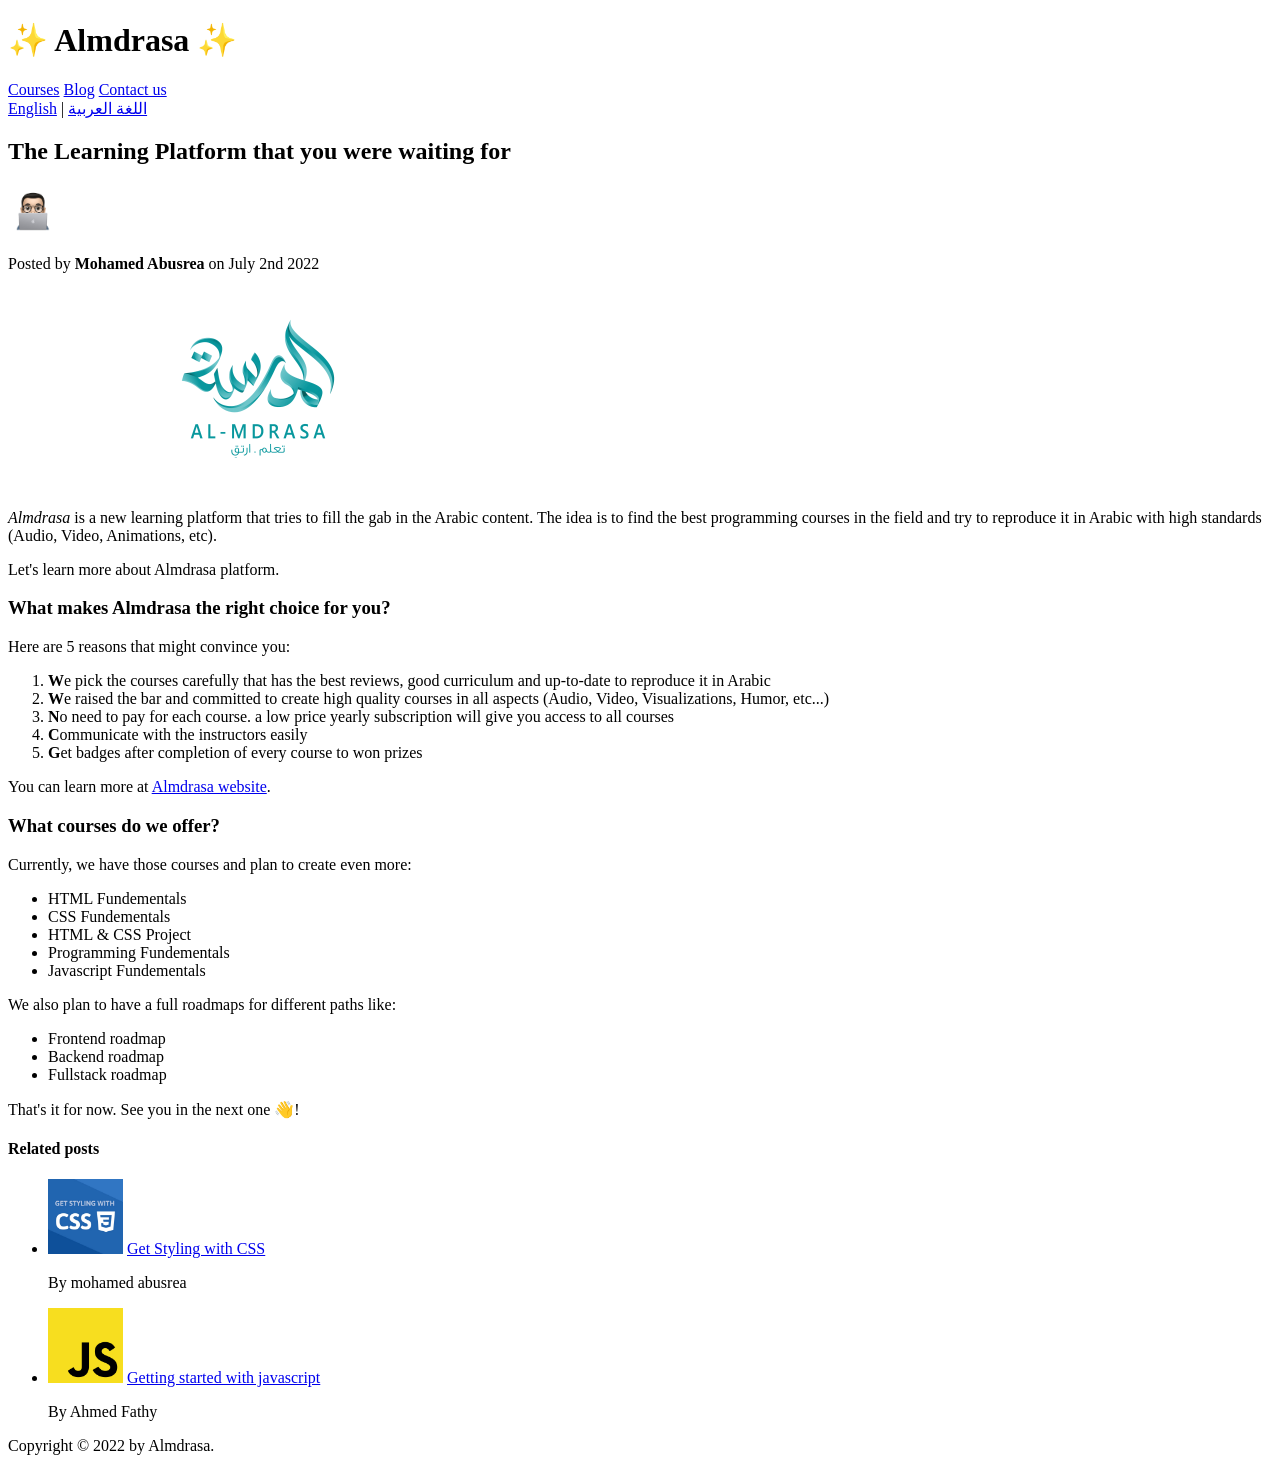
<file: assets/index.html>
<!DOCTYPE html>
<html lang="en">

<head>
  <!-- Read more about meta element from here: https://developer.mozilla.org/en-US/docs/Web/HTML/Element/meta/name -->
  <meta charset="UTF-8" />
  <meta name="description" content="share tech news and information with the community" />
  <meta name="keywords"
    content="almdrasa, tech, blog, html, css, javascript, programming, code,frontend, backend, fullstack" />

  <title>The Learning Platform that you were waiting for</title>
</head>

<body>
  <!--
    <h1>The Learning Platform that you were waiting for</h1>
    <h2>The Learning Platform that you were waiting for</h2>
    <h3>The Learning Platform that you were waiting for</h3>
    <h4>The Learning Platform that you were waiting for</h4>
    <h5>The Learning Platform that you were waiting for</h5>
    <h6>The Learning Platform that you were waiting for</h6>
    -->

  <header>
    <h1>✨ Almdrasa ✨</h1>

    <nav>
      <a href="courses.html">Courses</a>
      <a href="#">Blog</a>
      <a href="#">Contact us</a>
    </nav>

    <nav aria-label="language navigation">
      <a href="index.html">English</a> |
      <a href="index-ar.html">اللغة العربية</a>
    </nav>
  </header>

  <article>
    <header>
      <h2>The Learning Platform that you were waiting for</h2>

      <img src="img/mohamed-abusrea.jpg" alt="picture of Mohamed Abusrea" height="50" width="50" />

      <p>Posted by <strong>Mohamed Abusrea</strong> on July 2nd 2022</p>

      <img src="img/post-img.jpg" alt="picture of Almdrasa" width="500" height="200" />
    </header>

    <p>
      <em>Almdrasa</em> is a new learning platform that tries to fill the gab in the Arabic content.
      The idea is to find the best programming courses in the field and try to reproduce it in Arabic with high
      standards (Audio, Video, Animations, etc).
    </p>

    <p>
      Let's learn more about Almdrasa platform.
    </p>

    <h3>What makes Almdrasa the right choice for you?</h3>

    <p>Here are 5 reasons that might convince you:</p>

    <ol>
      <li>
        <strong>W</strong>e pick the courses carefully that has the best reviews, good curriculum and up-to-date to
        reproduce it in Arabic
      </li>
      <li>
        <strong>W</strong>e raised the bar and committed to create high quality courses in all aspects (Audio, Video,
        Visualizations, Humor, etc...)
      </li>
      <li>
        <strong>N</strong>o need to pay for each course. a low price yearly subscription will give you access to all
        courses
      </li>
      <li>
        <strong>C</strong>ommunicate with the instructors easily
      </li>
      <li>
        <strong>G</strong>et badges after completion of every course to won prizes
      </li>
    </ol>

    <p>
      You can learn more at
      <a href="https://www.almdrasa.com" target="_blank">Almdrasa website</a>.
    </p>

    <h3>What courses do we offer?</h3>

    <p>
      Currently, we have those courses and plan to create even more:
    </p>

    <ul>
      <li>HTML Fundementals</li>
      <li>CSS Fundementals</li>
      <li>HTML & CSS Project</li>
      <li>Programming Fundementals</li>
      <li>Javascript Fundementals</li>
    </ul>

    <p>
      We also plan to have a full roadmaps for different paths like:
    </p>

    <ul>
      <li>Frontend roadmap</li>
      <li>Backend roadmap</li>
      <li>Fullstack roadmap</li>
    </ul>

    <p>That's it for now. See you in the next one 👋!</p>
  </article>

  <aside>
    <h4>Related posts</h4>

    <ul>
      <li>
        <img src="img/related-1.jpg" alt="CSS logo" width="75" width="75" />
        <a href="#">Get Styling with CSS</a>
        <p>By mohamed abusrea</p>
      </li>
      <li>
        <img src="img/related-2.jpg" alt="javascript logo" width="75" heigth="75" />
        <a href="#">Getting started with javascript</a>
        <p>By Ahmed Fathy</p>
      </li>
    </ul>
  </aside>

  <footer>Copyright &copy; 2022 by Almdrasa.</footer>
</body>

</html>
</file>
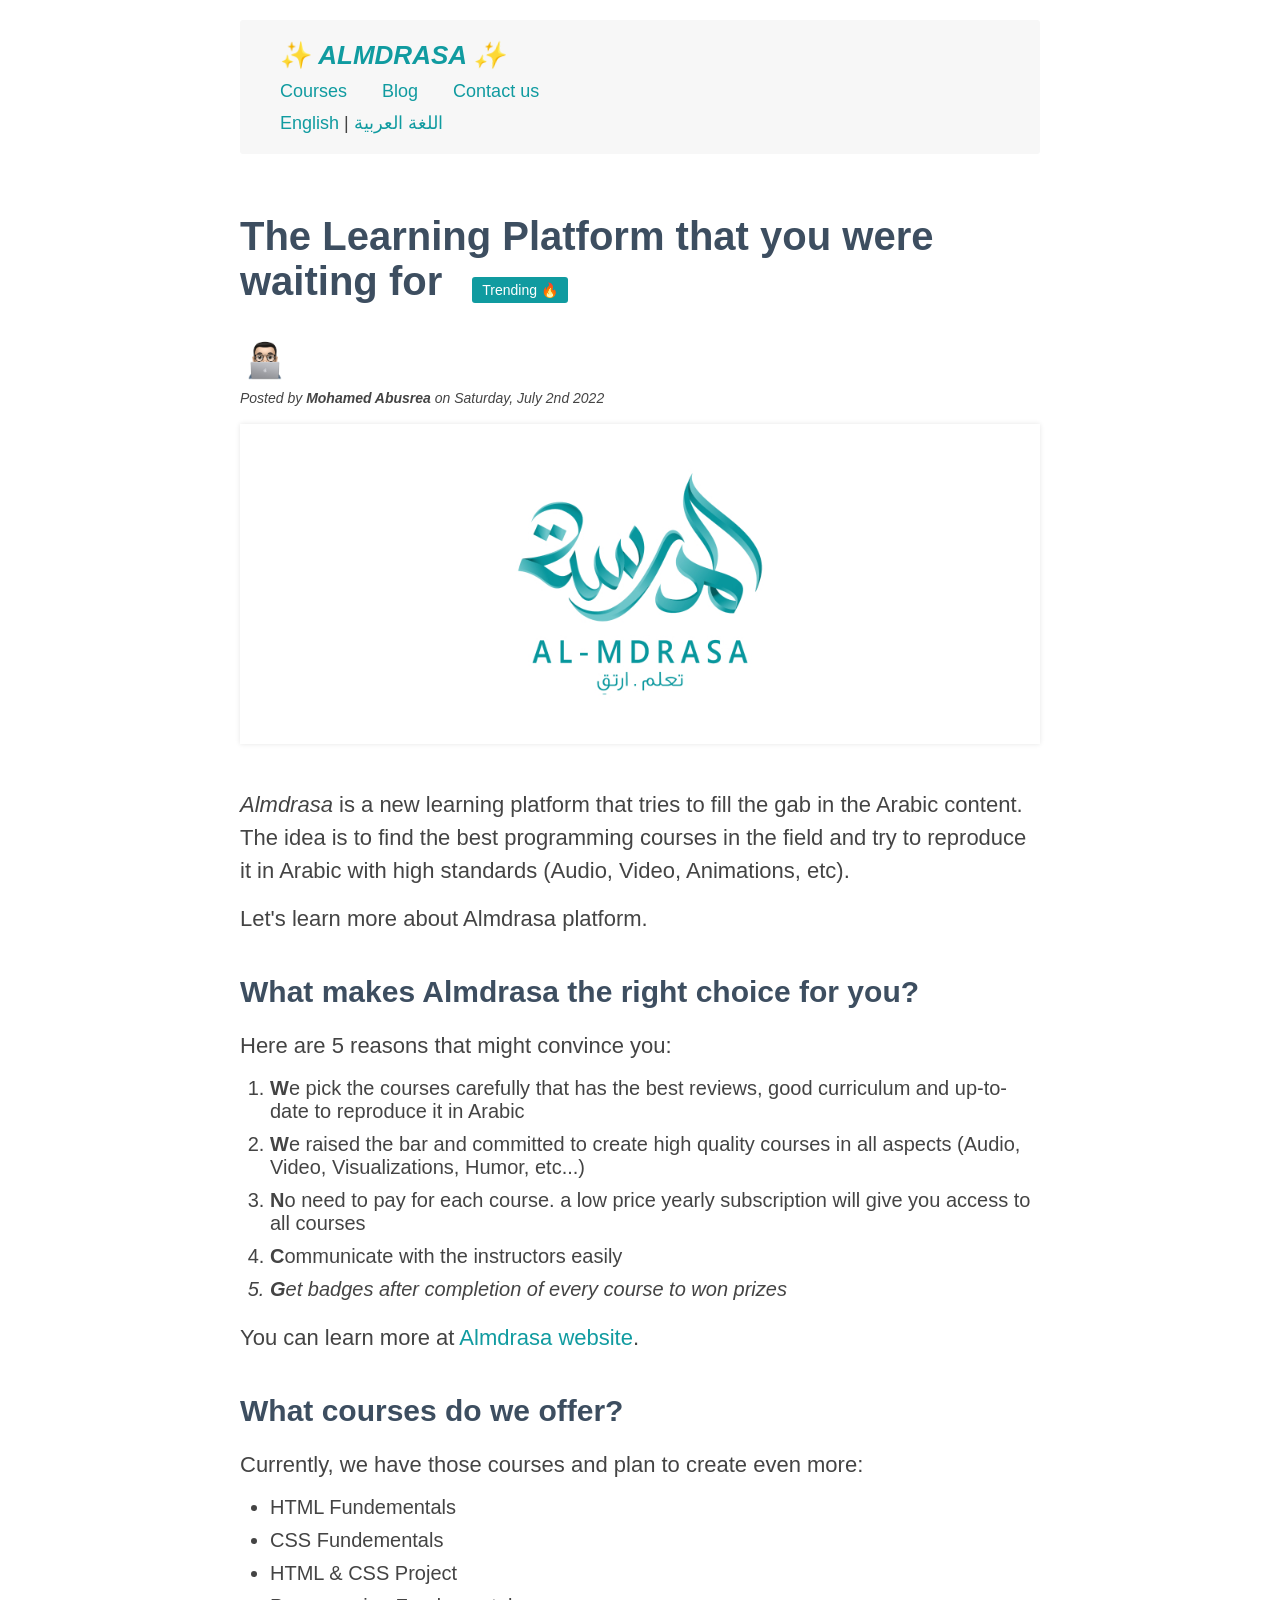
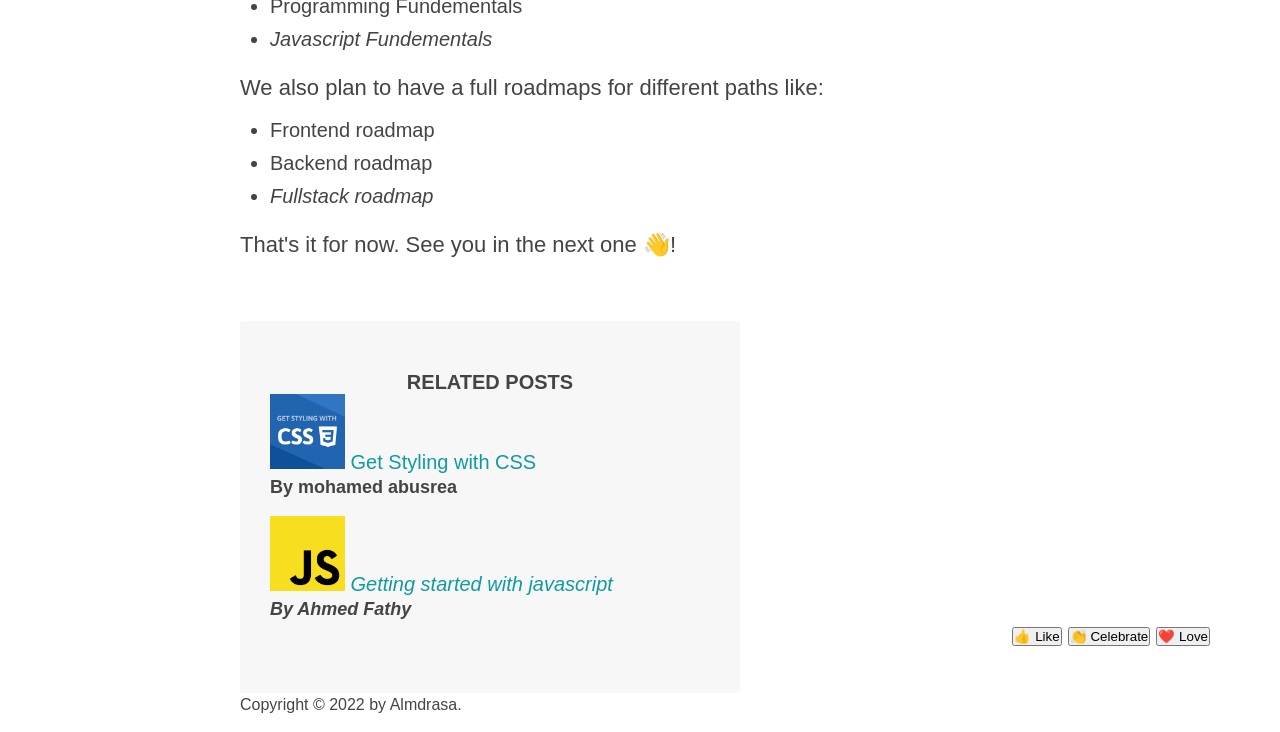
<file: final project/index.html>
<!DOCTYPE html>
<html lang="en">

<head>
  <!-- Read more about meta element from here: https://developer.mozilla.org/en-US/docs/Web/HTML/Element/meta/name -->
  <meta charset="UTF-8" />
  <meta name="description" content="share tech news and information with the community" />
  <meta name="keywords"
    content="almdrasa, tech, blog, html, css, javascript, programming, code,frontend, backend, fullstack" />
  <link href="style.css" rel="stylesheet" />

  <title>The Learning Platform that you were waiting for</title>
</head>

<body>
  <!--
    <h1>The Learning Platform that you were waiting for</h1>
    <h2>The Learning Platform that you were waiting for</h2>
    <h3>The Learning Platform that you were waiting for</h3>
    <h4>The Learning Platform that you were waiting for</h4>
    <h5>The Learning Platform that you were waiting for</h5>
    <h6>The Learning Platform that you were waiting for</h6>
    -->
  <div class="container">
    <header class="main-header">
      <h1 class="logo">✨ Almdrasa ✨</h1>

      <nav>
        <a href="courses.html">Courses</a>
        <a href="#">Blog</a>
        <a href="#">Contact us</a>
      </nav>


      <nav class="language-nav" aria-label="language navigation">
        <a href="index.html">English</a>
        <span class="separation">|</span>
        <a href="index-ar.html">اللغة العربية</a>
      </nav>

    </header>

    <article>
      <header class="post-header">
        <h2>The Learning Platform that you were waiting for</h2>

        <img class="author-img" src="img/mohamed-abusrea.jpg" alt="picture of Mohamed Abusrea" height="50" width="50" />

        <p id="author">
          Posted by <strong>Mohamed Abusrea</strong> on Saturday, July 2nd 2022
        </p>

        <img class="post-img" src="img/post-img.jpg" alt="picture of Almdrasa" width="500" height="200" />

        <div class="reactions">
          <button>👍 Like</button>
          <button>👏 Celebrate</button>
          <button>❤️ Love</button>
        </div>
      </header>

      <p>
        <em>Almdrasa</em> is a new learning platform that tries to fill the gab in the Arabic content.
        The idea is to find the best programming courses in the field and try to reproduce it in Arabic with high
        standards (Audio, Video, Animations, etc).
      </p>

      <p>
        Let's learn more about Almdrasa platform.
      </p>

      <h3>What makes Almdrasa the right choice for you?</h3>

      <p>Here are 5 reasons that might convince you:</p>

      <ol>
        <li>
          <strong>W</strong>e pick the courses carefully that has the best reviews, good curriculum and up-to-date to
          reproduce it in Arabic
        </li>
        <li>
          <strong>W</strong>e raised the bar and committed to create high quality courses in all aspects (Audio, Video,
          Visualizations, Humor, etc...)
        </li>
        <li>
          <strong>N</strong>o need to pay for each course. a low price yearly subscription will give you access to all
          courses
        </li>
        <li>
          <strong>C</strong>ommunicate with the instructors easily
        </li>
        <li>
          <strong>G</strong>et badges after completion of every course to won prizes
        </li>
      </ol>

      <p>
        You can learn more at
        <a href="https://www.almdrasa.com" target="_blank">Almdrasa website</a>.
      </p>

      <h3>What courses do we offer?</h3>

      <p>
        Currently, we have those courses and plan to create even more:
      </p>

      <ul>
        <li>HTML Fundementals</li>
        <li>CSS Fundementals</li>
        <li>HTML & CSS Project</li>
        <li>Programming Fundementals</li>
        <li>Javascript Fundementals</li>
      </ul>

      <p>
        We also plan to have a full roadmaps for different paths like:
      </p>

      <ul>
        <li>Frontend roadmap</li>
        <li>Backend roadmap</li>
        <li>Fullstack roadmap</li>
      </ul>

      <p>That's it for now. See you in the next one 👋!</p>
    </article>

    <aside>
      <h4>Related posts</h4>

      <ul class="related">
        <li>
          <img src="img/related-1.jpg" alt="CSS logo" width="75" width="75" />
          <a href="#">Get Styling with CSS</a>
          <p class="related-author">By mohamed abusrea</p>
        </li>
        <li>
          <img src="img/related-2.jpg" alt="javascript logo" width="75" heigth="75" />
          <a href="#">Getting started with javascript</a>
          <p class="related-author">By Ahmed Fathy</p>
        </li>
      </ul>
    </aside>

    <footer>
      <p id="copyright" class="copyright text">
        Copyright &copy; 2022 by Almdrasa.
      </p>
    </footer>
  </div>
</body>

</html>
</file>
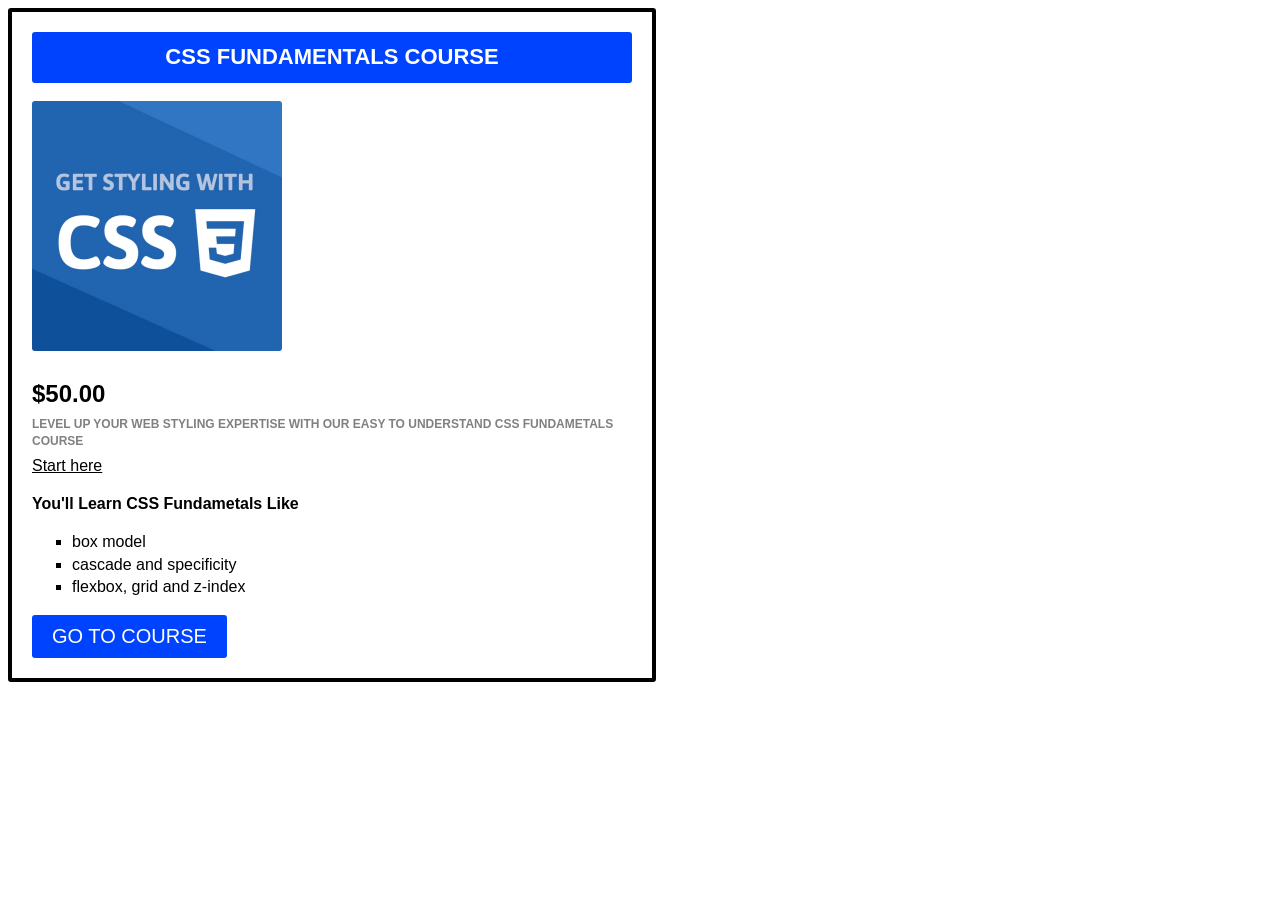
<file: assets/Challenge #1/index.html>
<!DOCTYPE html>
<html lang="en">

<head>
    <meta charset="UTF-8" />
    <title>CSS Fundamentals Course</title>
    <link rel="stylesheet" href="./style.css">
</head>

<body>
    <article class="course">
        <h2 class="course-title">CSS Fundamentals Course</h2>
        <img class="course-img" src="related-1.jpg" alt="CSS logo" width="250" height="250" />
        <p class="course-price">
            <strong>$50.00</strong>
        </p>
        <p class="course-description">Level up your web styling expertise with our easy to understand CSS fundametals
            course
        </p>
        <a class="course-link" href="https://www.almdrasa.com">Start here</a>
        <h3 class="course-list-title">You'll learn CSS fundametals like</h3>
        <ul class="course-list">
            <li>box model</li>
            <li>cascade and specificity</li>
            <li>flexbox, grid and z-index</li>
        </ul>

        <button class="course-button">Go to course</button>
    </article>
</body>

</html>
</file>
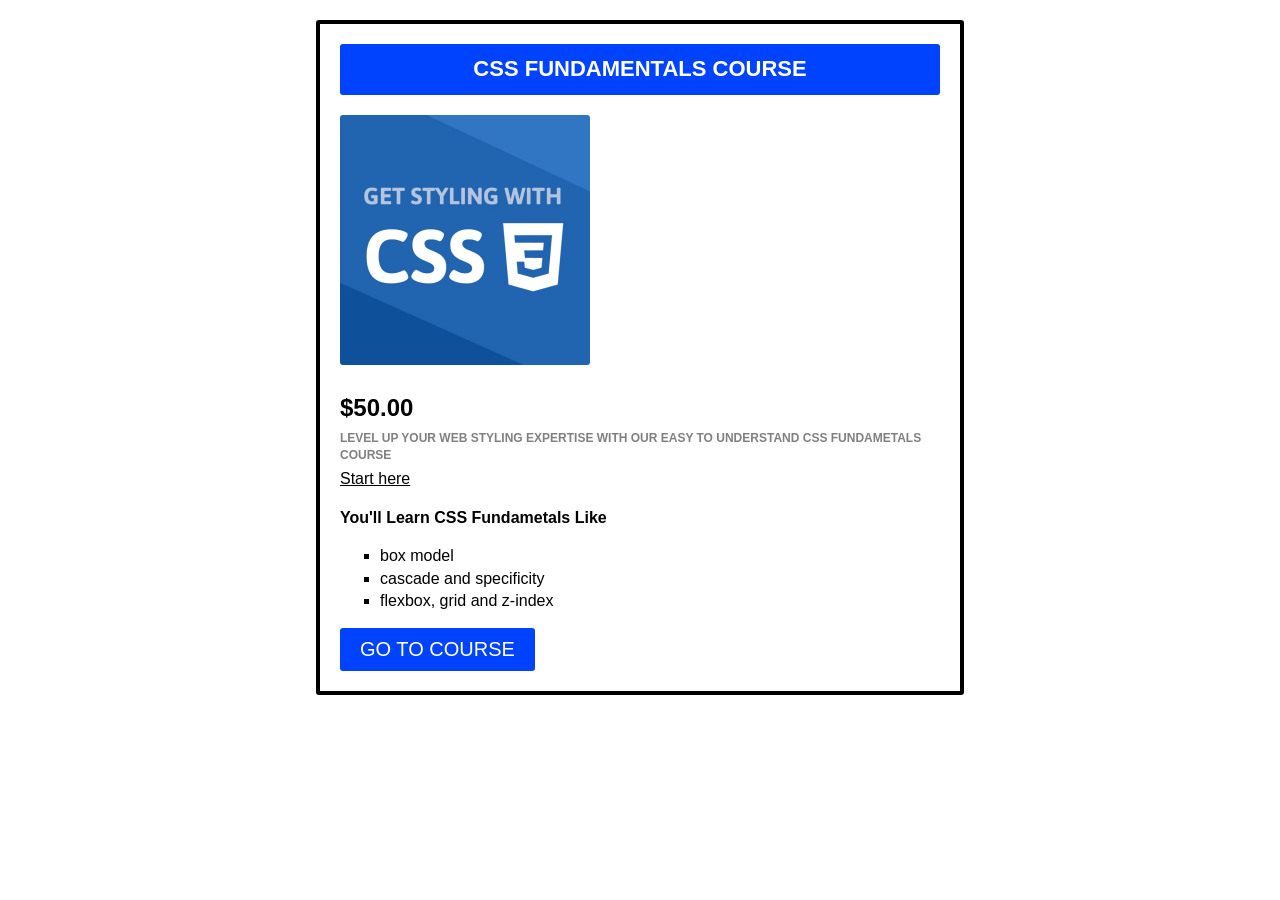
<file: assets/Challenge #2/index.html>
<!DOCTYPE html>
<html lang="en">
  <head>
    <meta charset="UTF-8" />
    <title>CSS Fundamentals Course</title>
    <link rel="stylesheet" href="./style.css" />
  </head>

  <body>
    <article class="course">
      <h2 class="course-title">CSS Fundamentals Course</h2>
      <img
        class="course-img"
        src="related-1.jpg"
        alt="CSS logo"
        width="250"
        height="250"
      />
      <p class="course-price">
        <strong>$50.00</strong>
      </p>
      <p class="course-description">
        Level up your web styling expertise with our easy to understand CSS
        fundametals course
      </p>
      <a class="course-link" href="https://www.almdrasa.com">Start here</a>
      <h3 class="course-list-title">You'll learn CSS fundametals like</h3>
      <ul class="course-list">
        <li>box model</li>
        <li>cascade and specificity</li>
        <li>flexbox, grid and z-index</li>
      </ul>

      <button class="course-button">Go to course</button>
    </article>
  </body>
</html>
</file>
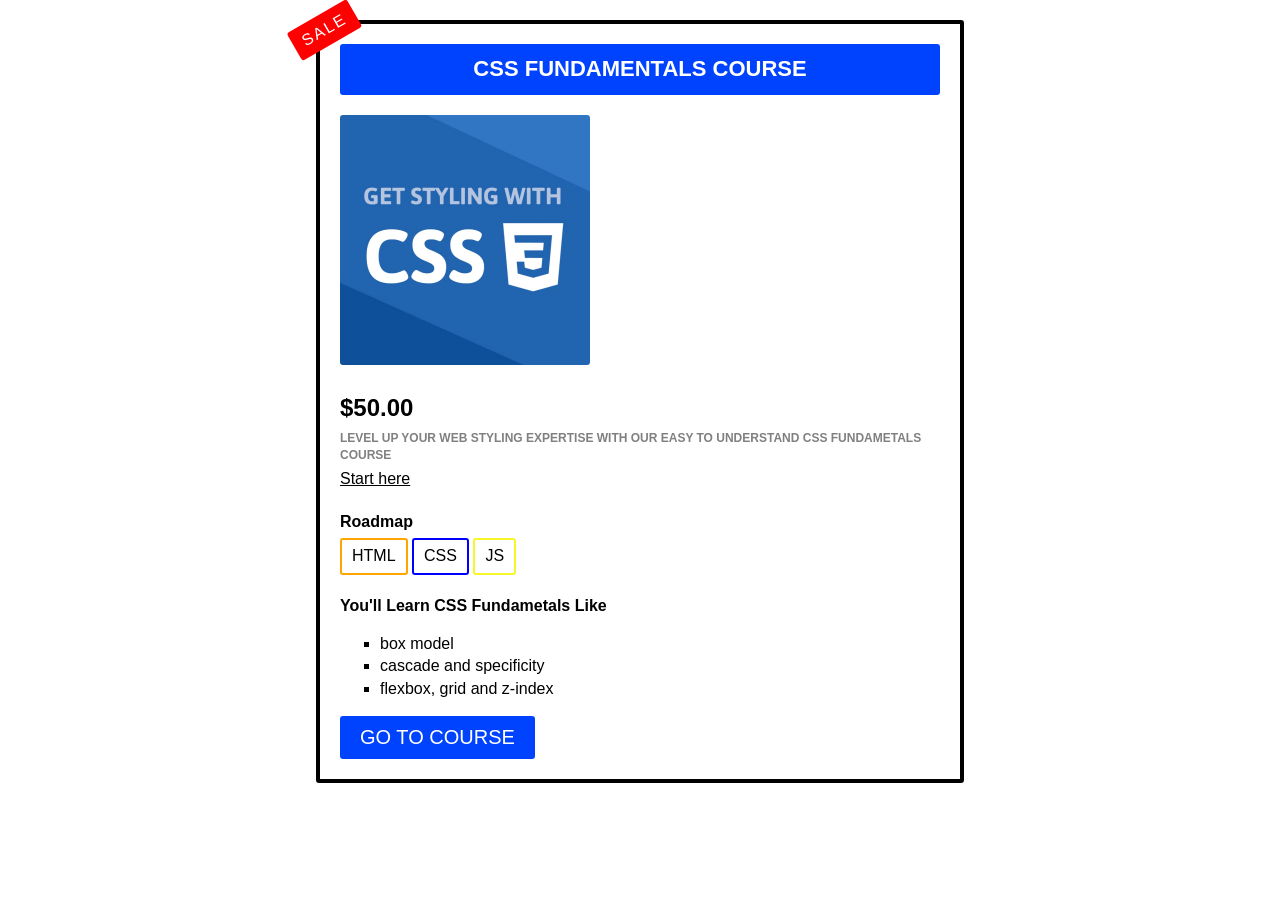
<file: assets/Challenge #3/index.html>
<!DOCTYPE html>
<html lang="en">
  <head>
    <meta charset="UTF-8" />
    <title>CSS Fundamentals Course</title>
    <link rel="stylesheet" href="./style.css" />
  </head>

  <body>
    <article class="course">
      <p class="course-sale">SALE</p>
      <h2 class="course-title">CSS Fundamentals Course</h2>
      <img
        class="course-img"
        src="related-1.jpg"
        alt="CSS logo"
        width="250"
        height="250"
      />
      <p class="course-price">
        <strong>$50.00</strong>
      </p>
      <p class="course-description">
        Level up your web styling expertise with our easy to understand CSS
        fundametals course
      </p>
      <a class="course-link" href="https://www.almdrasa.com">Start here</a>

      <h4 class="course-roadmap-title">Roadmap</h4>
      <ul class="course-roadmap">
        <li class="course-roadmap-item course-item-html">HTML</li>
        <li class="course-roadmap-item course-item-css">CSS</li>
        <li class="course-roadmap-item course-item-js">JS</li>
      </ul>

      <h3 class="course-list-title">You'll learn CSS fundametals like</h3>
      <ul class="course-list">
        <li>box model</li>
        <li>cascade and specificity</li>
        <li>flexbox, grid and z-index</li>
      </ul>

      <button class="course-button">Go to course</button>
    </article>
  </body>
</html>
</file>
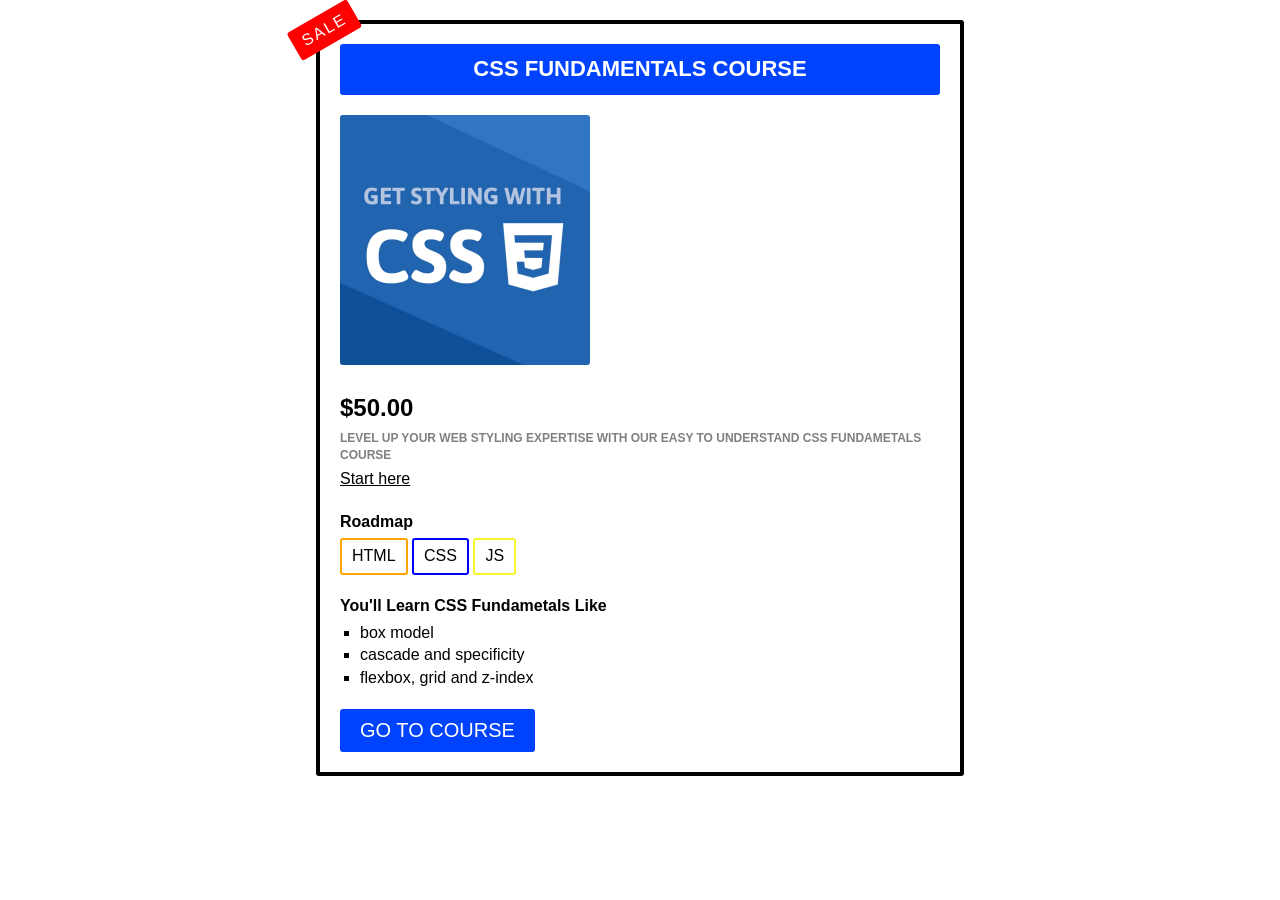
<file: final project/Challenge #3/index.html>
<!DOCTYPE html>
<html lang="en">

<head>
    <meta charset="UTF-8" />
    <title>CSS Fundamentals Course</title>
    <link rel="stylesheet" href="./style.css">
</head>

<body>
    <article class="course">
        <div class="course-sale">SALE</div>
        <h2 class="course-title">CSS Fundamentals Course</h2>
        <img class="course-img" src="related-1.jpg" alt="CSS logo" width="250" height="250" />
        <p class="course-price">
            <strong>$50.00</strong>
        </p>
        <p class="course-description">Level up your web styling expertise with our easy to understand CSS fundametals
            course
        </p>
        <a class="course-link" href="https://www.almdrasa.com">Start here</a>
        <h4 class="course-roadmap-title">Roadmap</h4>
        <ul>
            <li class="course-roadmap-item course-html">HTML</li>
            <li class="course-roadmap-item course-css">CSS</li>
            <li class="course-roadmap-item course-js">JS</li>
        </ul>
        <h3 class="course-list-title">You'll learn CSS fundametals like</h3>
        <ul class="course-list">
            <li>box model</li>
            <li>cascade and specificity</li>
            <li>flexbox, grid and z-index</li>
        </ul>

        <button class="course-button">Go to course</button>
    </article>
</body>

</html>
</file>
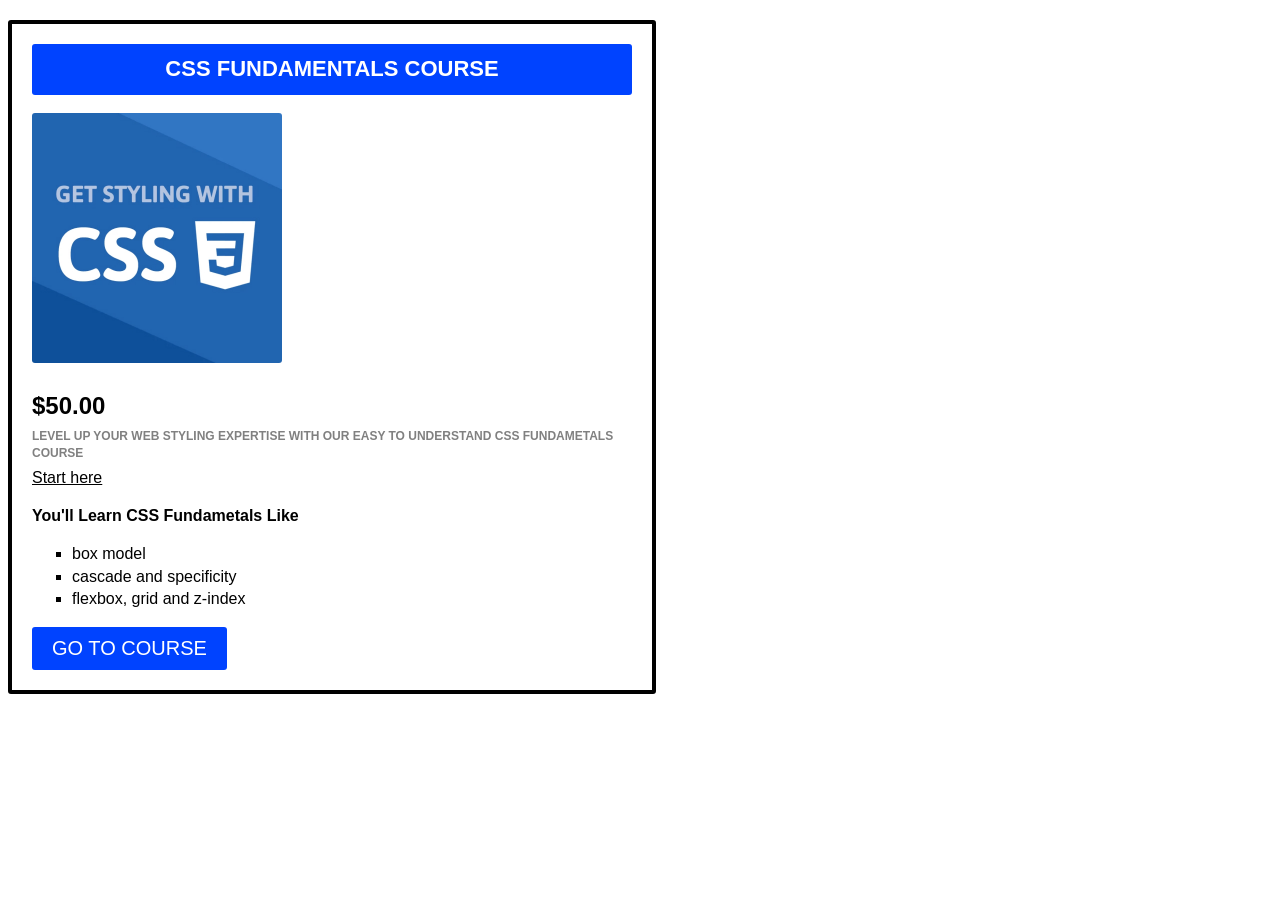
<file: index_1.html>
<!DOCTYPE html>
<html lang="en">

<head>
    <meta charset="UTF-8" />
    <title>CSS Fundamentals Course</title>
    <link rel="stylesheet" href="./Styles/style_1.css">
</head>

<body>
    <article class="course">
        <h2 class="course-title">CSS Fundamentals Course</h2>
        <img class="course-img" src="./img/related-1.jpg" alt="CSS logo" width="250" height="250" />
        <p class="course-price">
            <strong>$50.00</strong>
        </p>
        <p class="course-description">Level up your web styling expertise with our easy to understand CSS fundametals
            course
        </p>
        <a class="course-link" href="https://www.almdrasa.com">Start here</a>
        <h3 class="course-list-title">You'll learn CSS fundametals like</h3>
        <ul class="course-list">
            <li>box model</li>
            <li>cascade and specificity</li>
            <li>flexbox, grid and z-index</li>
        </ul>

        <button class="course-button">Go to course</button>
    </article>
</body>

</html>
</file>
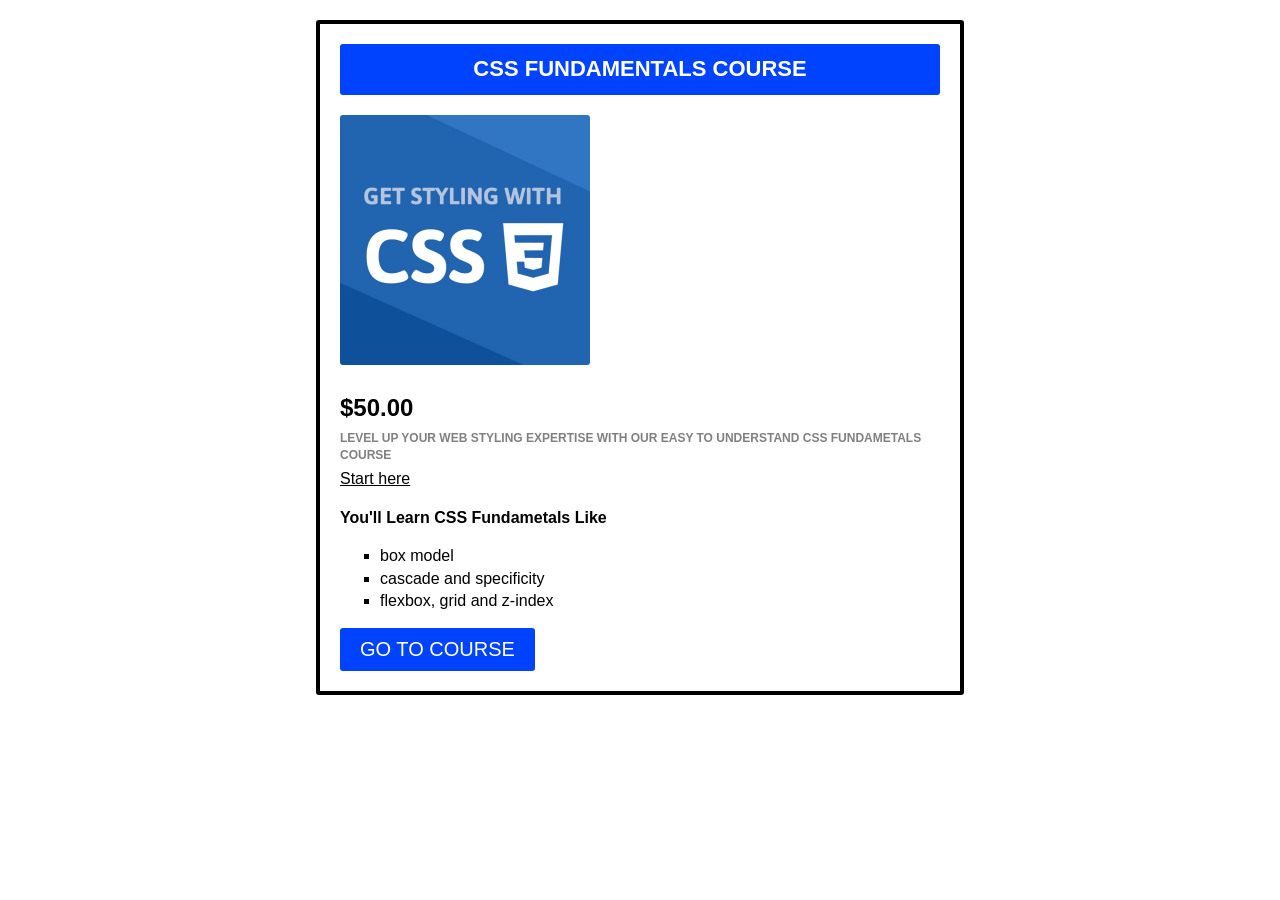
<file: index_2.html>
<!DOCTYPE html>
<html lang="en">

<head>
  <meta charset="UTF-8" />
  <title>CSS Fundamentals Course</title>
  <link rel="stylesheet" href="./Styles/style_2.css" />
</head>

<body>
  <article class="course">
    <h2 class="course-title">CSS Fundamentals Course</h2>
    <img class="course-img" src="./img/related-1.jpg" alt="CSS logo" width="250" height="250" />
    <p class="course-price">
      <strong>$50.00</strong>
    </p>
    <p class="course-description">
      Level up your web styling expertise with our easy to understand CSS
      fundametals course
    </p>
    <a class="course-link" href="https://www.almdrasa.com">Start here</a>
    <h3 class="course-list-title">You'll learn CSS fundametals like</h3>
    <ul class="course-list">
      <li>box model</li>
      <li>cascade and specificity</li>
      <li>flexbox, grid and z-index</li>
    </ul>

    <button class="course-button">Go to course</button>
  </article>
</body>

</html>
</file>
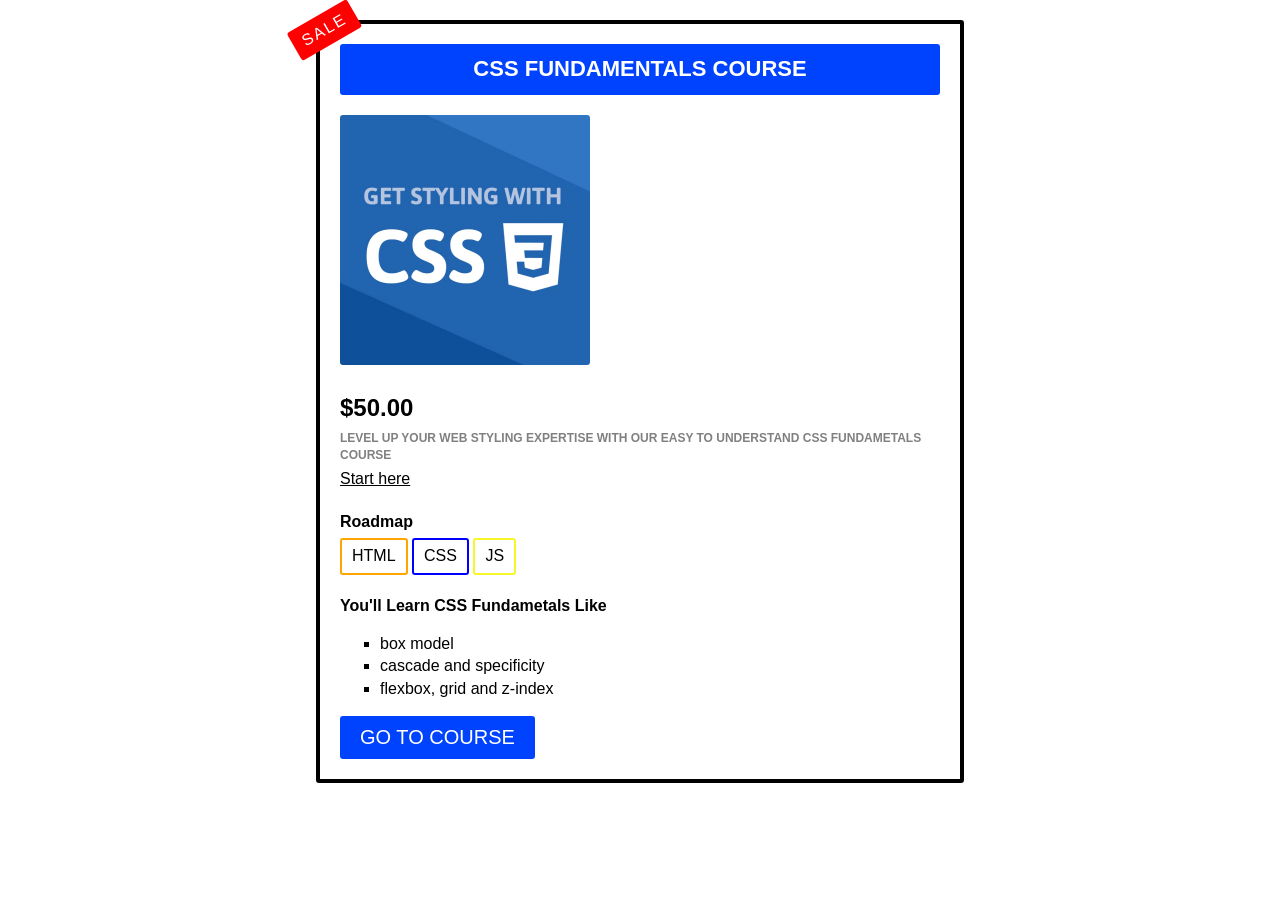
<file: index_3.html>
<!DOCTYPE html>
<html lang="en">

<head>
  <meta charset="UTF-8" />
  <title>CSS Fundamentals Course</title>
  <link rel="stylesheet" href="./Styles/style_3.css" />
</head>

<body>
  <article class="course">
    <p class="course-sale">SALE</p>
    <h2 class="course-title">CSS Fundamentals Course</h2>
    <img class="course-img" src="./img/related-1.jpg" alt="CSS logo" width="250" height="250" />
    <p class="course-price">
      <strong>$50.00</strong>
    </p>
    <p class="course-description">
      Level up your web styling expertise with our easy to understand CSS
      fundametals course
    </p>
    <a class="course-link" href="https://www.almdrasa.com">Start here</a>

    <h4 class="course-roadmap-title">Roadmap</h4>
    <ul class="course-roadmap">
      <li class="course-roadmap-item course-item-html">HTML</li>
      <li class="course-roadmap-item course-item-css">CSS</li>
      <li class="course-roadmap-item course-item-js">JS</li>
    </ul>

    <h3 class="course-list-title">You'll learn CSS fundametals like</h3>
    <ul class="course-list">
      <li>box model</li>
      <li>cascade and specificity</li>
      <li>flexbox, grid and z-index</li>
    </ul>

    <button class="course-button">Go to course</button>
  </article>
</body>

</html>
</file>
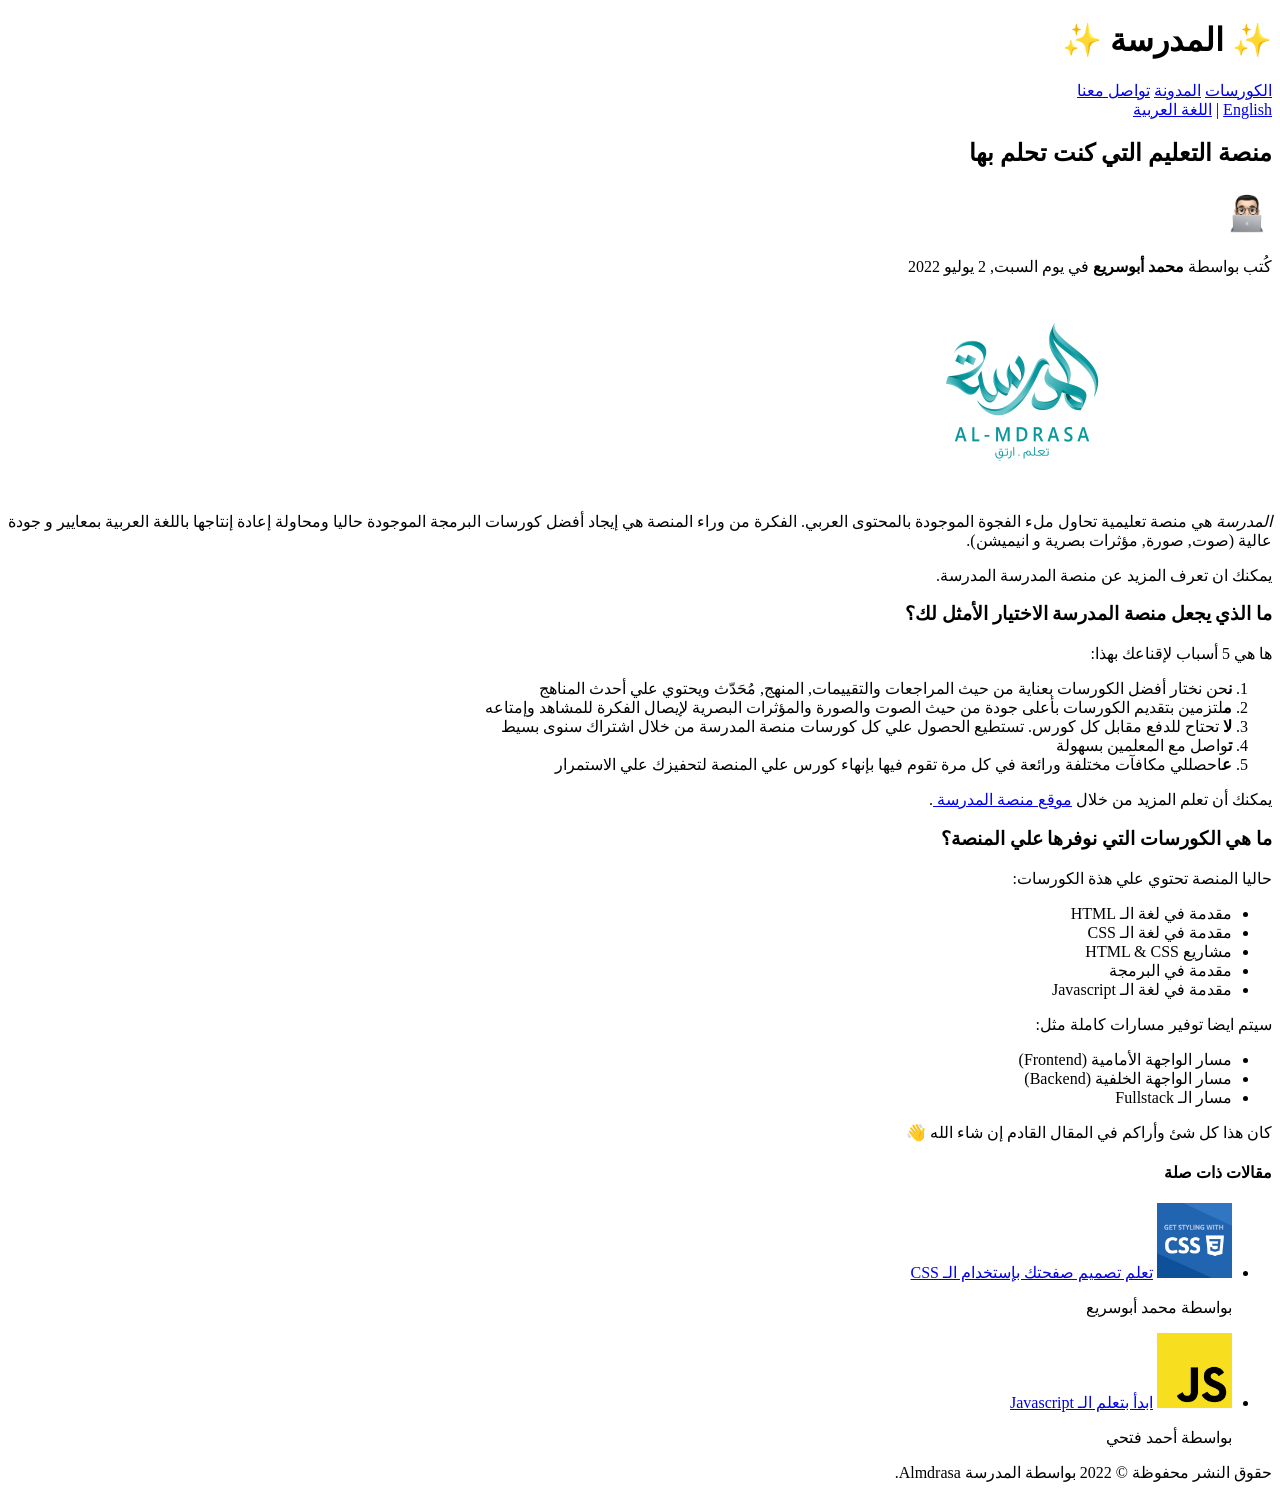
<file: assets/index-ar.html>
<!DOCTYPE html>
<html lang="ar" dir="rtl">

<head>
  <!-- Read more about meta element from here: https://developer.mozilla.org/en-US/docs/Web/HTML/Element/meta/name -->
  <meta charset="UTF-8" />
  <meta name="description" content="شارك الاخبار والمعلومات التقنية مع المجتمع التقني" />
  <meta name="keywords"
    content="المدرسة, تقنية, مدونة, html, css, javascript, برمجة, كود,frontend, backend, fullstack" />

  <title>منصة التعليم التي كنت تحلم بها</title>
</head>

<body>
  <header>
    <h1>✨ المدرسة ✨</h1>

    <nav>
      <a href="courses.html">الكورسات</a>
      <a href="#">المدونة</a>
      <a href="#">تواصل معنا</a>
    </nav>

    <nav aria-label="language navigation">
      <a href="index.html">English</a> |
      <a href="index-ar.html">اللغة العربية</a>
    </nav>
  </header>

  <article>
    <header>
      <h2>منصة التعليم التي كنت تحلم بها</h2>

      <img src="img/mohamed-abusrea.jpg" alt="picture of Mohamed Abusrea" height="50" width="50" />

      <p>كُتب بواسطة <strong>محمد أبوسريع</strong> في يوم السبت, 2 يوليو 2022</p>

      <img src="img/post-img.jpg" alt="picture of Almdrasa" width="500" height="200" />
    </header>

    <p>
      <em>المدرسة</em> هي منصة تعليمية تحاول ملء الفجوة الموجودة بالمحتوى العربي. الفكرة من وراء المنصة هي إيجاد أفضل
      كورسات البرمجة الموجودة حاليا ومحاولة إعادة إنتاجها باللغة العربية بمعايير و جودة عالية (صوت, صورة, مؤثرات بصرية و
      انيميشن).
    </p>

    <p>
      يمكنك ان تعرف المزيد عن منصة المدرسة المدرسة.
    </p>

    <h3>ما الذي يجعل منصة المدرسة الاختيار الأمثل لك؟</h3>

    <p>ها هي 5 أسباب لإقناعك بهذا:</p>

    <ol>
      <li>
        <strong>ن</strong>حن نختار أفضل الكورسات بعناية من حيث المراجعات والتقييمات, المنهج, مُحَدّث ويحتوي علي أحدث
        المناهج
      </li>
      <li>
        <strong>م</strong>لتزمين بتقديم الكورسات بأعلى جودة من حيث الصوت والصورة والمؤثرات البصرية لإيصال الفكرة للمشاهد
        وإمتاعه
      </li>
      <li>
        <strong>لا</strong> تحتاح للدفع مقابل كل كورس. تستطيع الحصول علي كل كورسات منصة المدرسة من خلال اشتراك سنوى بسيط
      </li>
      <li>
        <strong>ت</strong>واصل مع المعلمين بسهولة
      </li>
      <li>
        <strong>ع</strong>احصللي مكافآت مختلفة ورائعة في كل مرة تقوم فيها بإنهاء كورس علي المنصة لتحفيزك علي الاستمرار
      </li>
    </ol>

    <p>
      يمكنك أن تعلم المزيد من خلال
      <a href="https://www.almdrasa.com" target="_blank">
        موقع منصة المدرسة
      </a>.
    </p>

    <h3>ما هي الكورسات التي نوفرها علي المنصة؟</h3>

    <p>
      حاليا المنصة تحتوي علي هذة الكورسات:
    </p>

    <ul>
      <li>مقدمة في لغة الـ HTML</li>
      <li>مقدمة في لغة الـ CSS</li>
      <li>مشاريع HTML & CSS</li>
      <li>مقدمة في البرمجة</li>
      <li>مقدمة في لغة الـ Javascript</li>
    </ul>

    <p>
      سيتم ايضا توفير مسارات كاملة مثل:
    </p>

    <ul>
      <li>مسار الواجهة الأمامية (Frontend)</li>
      <li>مسار الواجهة الخلفية (Backend)</li>
      <li>مسار الـ Fullstack</li>
    </ul>

    <p>كان هذا كل شئ وأراكم في المقال القادم إن شاء الله 👋</p>
  </article>

  <aside>
    <h4>مقالات ذات صلة</h4>

    <ul>
      <li>
        <img src="img/related-1.jpg" alt="CSS logo" width="75" width="75" />
        <a href="#">تعلم تصميم صفحتك بإستخدام الـ CSS</a>
        <p>بواسطة محمد أبوسريع</p>
      </li>
      <li>
        <img src="img/related-2.jpg" alt="javascript logo" width="75" heigth="75" />
        <a href="#">ابدأ بتعلم الـ Javascript</a>
        <p>بواسطة أحمد فتحي</p>
      </li>
    </ul>
  </aside>

  <footer>حقوق النشر محفوظة &copy; 2022 بواسطة المدرسة Almdrasa.</footer>
</body>

</html>
</file>
<file: final project/style.css>
* {
  margin: 0;
  padding: 0;
}

/* PAGE SECTIONS */
body {
  color: #444;
  font-family: sans-serif;
  position: relative;
}

.container {
  width: 800px;
  margin: 0 auto;
}

.main-header {
  background-color: #f7f7f7;
  padding: 20px 40px;
  margin-bottom: 60px;
  margin-top: 20px;
  border-radius: 3px;
}

.logo {
  color: #109BA0;
}

nav {
  font-size: 18px;
}

article {
  margin-bottom: 60px;
}

.post-header {
  margin-bottom: 40px;
}

aside {
  background-color: #f7f7f7;
  padding: 50px 0;
  width: 500px;
  border-radius: 3px;
}

/* SMALLER ELEMENTS */
h1,
h2,
h3 {
  color: #3D4E60;
}

h1 {
  font-size: 26px;
  text-transform: uppercase;
  font-style: italic;
}

h2 {
  font-size: 40px;
  margin-bottom: 30px;
}

h3 {
  font-size: 30px;
  margin-bottom: 20px;
  margin-top: 40px;
}

h4 {
  font-size: 20px;
  text-transform: uppercase;
  text-align: center;
}

p {
  font-size: 22px;
  line-height: 1.5;
  margin-bottom: 15px;
}

ul,
ol {
  margin-inline-start: 30px;
  margin-bottom: 20px;
}

li {
  font-size: 20px;
  margin-bottom: 10px;
}

li:last-child {
  margin-bottom: 0;
}

.author-img {
  border-radius: 3px;
}

#author {
  font-style: italic;
  font-size: 14px;
}

#copyright {
  font-size: 16px;
}

.related-author {
  font-size: 18px;
  font-weight: bold;
}

.related {
  list-style: none;
}

li:last-child {
  font-style: italic;
}

/* Styling links */
a:link {
  color: #109BA0;
  text-decoration: none;
}

a:visited {
  color: #109BA0;
}

a:hover {
  color: #13bec4;
  font-weight: bold;
  text-decoration: underline #13bec4;
}

a:active {
  background-color: black;
  font-style: italic;
}

.separator {
  margin-right: 30px;
}
/* LVHA */

.post-img {
  width: 100%;
  height: auto;
  box-shadow: 0px 0px 5px rgba(0, 0, 0, .1);
}

nav a:link {
  margin-right: 30px;
  margin-top: 10px;
  display: inline-block;
}

nav a:link:last-child {
  margin-right: 0;
}

.language-nav a:link {
  margin-right: 0;
}

h1::first-letter {
  font-style: normal;
  margin-right: 0;
}

h2 {
  position: relative;
}

h2::after {
  content: "Trending 🔥";
  background-color: #109BA0;
  color: #fff;
  font-size: 14px;
  font-weight: normal;
  display: inline-block;
  padding: 5px 10px;
  margin-left: 30px;
  margin-top: 14px;
  border-radius: 3px;
}

.reactions {
  position: absolute;
  font-size: 22px;
  padding: 20px;
  cursor: pointer;
  bottom: 50px;
  right: 50px;
}

/* RTL styles */
[dir=rtl] h2::after {
  content: "الأكثر مشاهدة 🔥";
}

[dir=rtl] nav a:link {
  margin-right: auto;
  margin-left: 30px;
}

[dir=rtl] nav a:link:last-child {
  margin-left: 0;
}

[dir=rtl] .language-nav a:link {
  margin-left: 0;
}

[dir=rtl] h1::first-letter {
  margin-left: 0;
}

[dir=rtl] h2::after {
  margin-left: auto;
  margin-right: 30px;
}

[dir=rtl] .separator {
  margin-right: 0;
  margin-left: 30px;
}

[dir=rtl] .reactions {
  right: auto;
  left: 50px;
}
</file>
<file: assets/Challenge #1/style.css>
body {
  font-family: sans-serif;
  line-height: 1.4;
}

.course {
  border: 4px solid #000000;
  padding: 20px;
  border-radius: 3px;
  width: 600px;
}

.course-title {
  text-align: center;
  font-size: 22px;
  color: #ffffff;
  background-color: #0043ff;
  text-transform: uppercase;
  padding: 10px 0;
  margin-top: 0;
  border-radius: 3px;
}

.course-img {
  border-radius: 3px;
  margin: 0 0 20px;
}

.course-price {
  font-size: 24px;
  margin: 0 0 5px;
}

.course-description {
  font-size: 12px;
  text-transform: uppercase;
  font-weight: bold;
  color: #808080;
  margin: 0 0 5px;
}

.course-link:link,
.course-link:visited {
  color: #000000;
}

.course-link:hover,
.course-link:active {
  text-decoration: none;
}

.course-list-title {
  text-transform: capitalize;
  font-size: 16px;
}

.course-list {
  list-style: square;
}

.course-button {
  background-color: #0043ff;
  border: none;
  color: #ffffff;
  font-size: 20px;
  text-transform: uppercase;
  padding: 10px 20px;
  cursor: pointer;
  border-radius: 3px;
  transition: background 0.3s;
}

.course-button:hover {
  background-color: #4777ff;
}
</file>
<file: assets/Challenge #2/style.css>
* {
  margin: 0;
  padding: 0;
}

body {
  font-family: sans-serif;
  line-height: 1.4;
}

.course {
  border: 4px solid #000000;
  margin: 20px auto 0;
  padding: 20px;
  border-radius: 3px;
  width: 600px;
}

.course-title {
  text-align: center;
  font-size: 22px;
  color: #ffffff;
  background-color: #0043ff;
  text-transform: uppercase;
  padding: 10px 0;
  margin-bottom: 20px;
  border-radius: 3px;
}

.course-img {
  border-radius: 3px;
  margin-bottom: 20px;
}

.course-price {
  font-size: 24px;
  margin-bottom: 5px;
}

.course-description {
  margin-bottom: 5px;
  font-size: 12px;
  text-transform: uppercase;
  font-weight: bold;
  color: #808080;
}

.course-link:link,
.course-link:visited {
  color: #000000;
}

.course-link:hover,
.course-link:active {
  text-decoration: none;
}

.course-list-title {
  text-transform: capitalize;
  font-size: 16px;
  margin: 16px 0;
}

.course-list {
  list-style: square;
  margin: 16px 0;
  padding: 0 0 0 40px;
}

.course-button {
  background-color: #0043ff;
  border: none;
  color: #ffffff;
  font-size: 20px;
  text-transform: uppercase;
  padding: 10px 20px;
  cursor: pointer;
  border-radius: 3px;
  transition: background 0.3s;
}

.course-button:hover {
  background-color: #4777ff;
}
</file>
<file: assets/Challenge #3/style.css>
body {
  font-family: sans-serif;
  line-height: 1.4;
}

.course {
  position: relative;
  border: 4px solid #000000;
  width: 600px;
  padding: 20px;
  border-radius: 3px;
  margin: 20px auto 0;
}

.course-sale {
  position: absolute;
  top: -10px;
  left: -30px;
  background-color: red;
  color: #ffffff;
  padding: 5px 10px;
  border-radius: 3px;
  letter-spacing: 2px;
  rotate: -30deg;
  margin: 0;
}

.course-title {
  text-align: center;
  font-size: 22px;
  color: #ffffff;
  background-color: #0043ff;
  text-transform: uppercase;
  padding: 10px 0;
  margin: 0 0 20px;
  border-radius: 3px;
}

.course-img {
  border-radius: 3px;
  margin: 0 0 20px;
}

.course-price {
  font-size: 24px;
  margin: 0 0 5px;
}

.course-description {
  font-size: 12px;
  margin: 0 0 5px;
  text-transform: uppercase;
  font-weight: bold;
  color: #808080;
}

.course-link:link,
.course-link:visited {
  color: #000000;
}

.course-link:hover,
.course-link:active {
  text-decoration: none;
}

.course-roadmap-title {
  margin: 20px 0 5px;
}

.course-roadmap {
  margin: 0;
  padding: 0;
}

.course-roadmap-item {
  display: inline-block;
  border: 2px solid black;
  padding: 5px 10px;
  border-radius: 3px;
}

.course-item-html {
  border-color: #ffa500;
}

.course-item-css {
  border-color: #0000ff;
}

.course-item-js {
  border-color: #f6f62b;
}

.course-list-title {
  text-transform: capitalize;
  font-size: 16px;
  margin: 20px 0 5px;
}

.course-list {
  list-style: square;
}

.course-button {
  background-color: #0043ff;
  border: none;
  color: #ffffff;
  font-size: 20px;
  text-transform: uppercase;
  padding: 10px 20px;
  cursor: pointer;
  border-radius: 3px;
  transition: background 0.3s;
}

.course-button:hover {
  background-color: #4777ff;
}
</file>
<file: final project/Challenge #3/style.css>
* {
    padding: 0;
    margin: 0;
}

body {
    font-family: sans-serif;
    line-height: 1.4;
}

.course {
    position: relative;
    border: 4px solid #000000;
    padding: 20px;
    border-radius: 3px;
    width: 600px;
    margin: 20px auto 0;
}

.course-sale {
    position: absolute;
    background-color: #ff0000;
    color: #ffffff;
    padding: 5px 10px;
    border-radius: 3px;
    top: -10px;
    left: -30px;
    letter-spacing: 2px;
    rotate: -30deg;
}

.course-title {
    text-align: center;
    font-size: 22px;
    color: #ffffff;
    background-color: #0043ff;
    text-transform: uppercase;
    padding: 10px 0;
    margin-top: 0;
    border-radius: 3px;
    margin-bottom: 20px;
}

.course-img {
    border-radius: 3px;
    margin-bottom: 20px;
}

.course-price {
    font-size: 24px;
    margin-bottom: 5px;
}

.course-description {
    font-size: 12px;
    text-transform: uppercase;
    font-weight: bold;
    color: #808080;
    margin-bottom: 5px;
}

.course-link:link, .course-link:visited {
    color: #000000;
}

.course-link:hover, .course-link:active {
    text-decoration: none;
}

.course-roadmap-title {
    margin: 20px 0 5px;
}

.course-roadmap-item {
    display: inline-block;
    border: 2px solid black;
    padding: 5px 10px;
    border-radius: 3px;
}

.course-html {
    border-color: #ffa500;
}

.course-css {
    border-color: #0000ff;
}


.course-js {
    border-color: #f6f62b;
}

.course-list-title {
    text-transform: capitalize;
    font-size: 16px;
    margin: 20px 0 5px;
}

.course-list {
    list-style: square;
    margin: 0 0 20px 20px;
}

.course-button {
    background-color: #0043ff;
    border: none;
    color: #ffffff;
    font-size: 20px;
    text-transform: uppercase;
    padding: 10px 20px;
    cursor: pointer;
    border-radius: 3px;
    transition: background .3s;
}

.course-button:hover {
    background-color: #4777ff;
}
</file>
<file: Styles/style_1.css>
body {
  font-family: sans-serif;
  line-height: 1.4;
}

.course {
  border: 4px solid #000000;
  padding: 20px;
  border-radius: 3px;
  width: 600px;
  margin-top: 20px;
}

.course-title {
  text-align: center;
  font-size: 22px;
  color: #ffffff;
  background-color: #0043ff;
  text-transform: uppercase;
  padding: 10px 0;
  margin-top: 0;
  border-radius: 3px;
}

.course-img {
  border-radius: 3px;
  margin: 0 0 20px;
}

.course-price {
  font-size: 24px;
  margin: 0 0 5px;
}

.course-description {
  font-size: 12px;
  text-transform: uppercase;
  font-weight: bold;
  color: #808080;
  margin: 0 0 5px;
}

.course-link:link,
.course-link:visited {
  color: #000000;
}

.course-link:hover,
.course-link:active {
  text-decoration: none;
}

.course-list-title {
  text-transform: capitalize;
  font-size: 16px;
}

.course-list {
  list-style: square;
}

.course-button {
  background-color: #0043ff;
  border: none;
  color: #ffffff;
  font-size: 20px;
  text-transform: uppercase;
  padding: 10px 20px;
  cursor: pointer;
  border-radius: 3px;
  transition: background 0.3s;
}

.course-button:hover {
  background-color: #4777ff;
}
</file>
<file: Styles/style_2.css>
* {
  margin: 0;
  padding: 0;
}

body {
  font-family: sans-serif;
  line-height: 1.4;
}

.course {
  border: 4px solid #000000;
  margin: 20px auto 0;
  padding: 20px;
  border-radius: 3px;
  width: 600px;
}

.course-title {
  text-align: center;
  font-size: 22px;
  color: #ffffff;
  background-color: #0043ff;
  text-transform: uppercase;
  padding: 10px 0;
  margin-bottom: 20px;
  border-radius: 3px;
}

.course-img {
  border-radius: 3px;
  margin-bottom: 20px;
}

.course-price {
  font-size: 24px;
  margin-bottom: 5px;
}

.course-description {
  margin-bottom: 5px;
  font-size: 12px;
  text-transform: uppercase;
  font-weight: bold;
  color: #808080;
}

.course-link:link,
.course-link:visited {
  color: #000000;
}

.course-link:hover,
.course-link:active {
  text-decoration: none;
}

.course-list-title {
  text-transform: capitalize;
  font-size: 16px;
  margin: 16px 0;
}

.course-list {
  list-style: square;
  margin: 16px 0;
  padding: 0 0 0 40px;
}

.course-button {
  background-color: #0043ff;
  border: none;
  color: #ffffff;
  font-size: 20px;
  text-transform: uppercase;
  padding: 10px 20px;
  cursor: pointer;
  border-radius: 3px;
  transition: background 0.3s;
}

.course-button:hover {
  background-color: #4777ff;
}
</file>
<file: Styles/style_3.css>
body {
  font-family: sans-serif;
  line-height: 1.4;
}

.course {
  position: relative;
  border: 4px solid #000000;
  width: 600px;
  padding: 20px;
  border-radius: 3px;
  margin: 20px auto 0;
}

.course-sale {
  position: absolute;
  top: -10px;
  left: -30px;
  background-color: red;
  color: #ffffff;
  padding: 5px 10px;
  border-radius: 3px;
  letter-spacing: 2px;
  rotate: -30deg;
  margin: 0;
}

.course-title {
  text-align: center;
  font-size: 22px;
  color: #ffffff;
  background-color: #0043ff;
  text-transform: uppercase;
  padding: 10px 0;
  margin: 0 0 20px;
  border-radius: 3px;
}

.course-img {
  border-radius: 3px;
  margin: 0 0 20px;
}

.course-price {
  font-size: 24px;
  margin: 0 0 5px;
}

.course-description {
  font-size: 12px;
  margin: 0 0 5px;
  text-transform: uppercase;
  font-weight: bold;
  color: #808080;
}

.course-link:link,
.course-link:visited {
  color: #000000;
}

.course-link:hover,
.course-link:active {
  text-decoration: none;
}

.course-roadmap-title {
  margin: 20px 0 5px;
}

.course-roadmap {
  margin: 0;
  padding: 0;
}

.course-roadmap-item {
  display: inline-block;
  border: 2px solid black;
  padding: 5px 10px;
  border-radius: 3px;
}

.course-item-html {
  border-color: #ffa500;
}

.course-item-css {
  border-color: #0000ff;
}

.course-item-js {
  border-color: #f6f62b;
}

.course-list-title {
  text-transform: capitalize;
  font-size: 16px;
  margin: 20px 0 5px;
}

.course-list {
  list-style: square;
}

.course-button {
  background-color: #0043ff;
  border: none;
  color: #ffffff;
  font-size: 20px;
  text-transform: uppercase;
  padding: 10px 20px;
  cursor: pointer;
  border-radius: 3px;
  transition: background 0.3s;
}

.course-button:hover {
  background-color: #4777ff;
}
</file>
